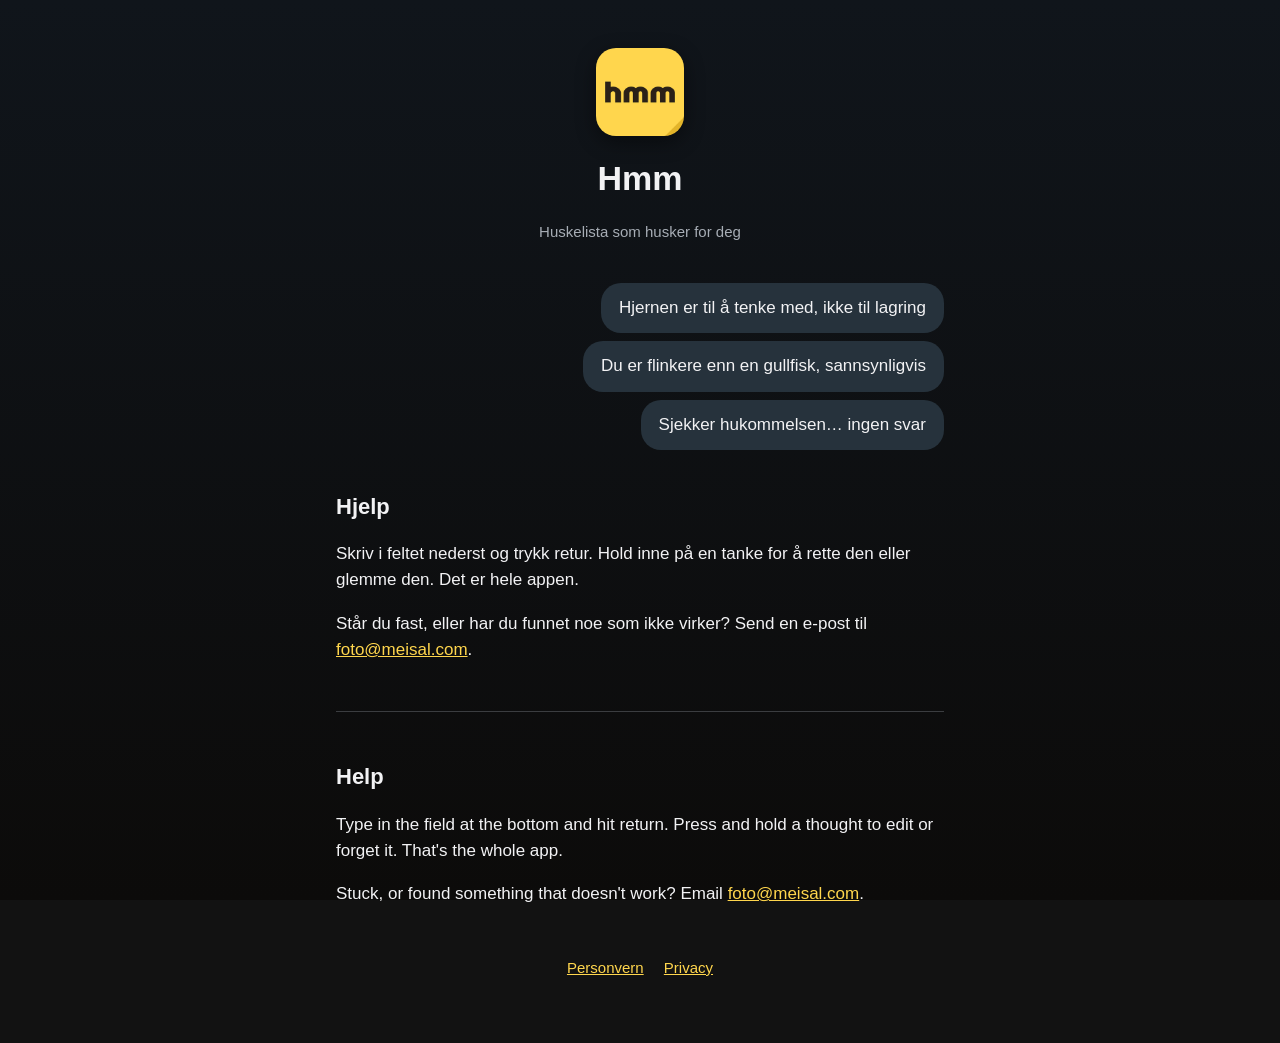
<file: index.html>
<!doctype html>
<html lang="nb">
<head>
<meta charset="utf-8">
<meta name="viewport" content="width=device-width, initial-scale=1">
<title>Hmm</title>
<meta name="description" content="Hmm er en huskeliste. Bare det.">
<link rel="stylesheet" href="style.css">
<link rel="icon" href="favicon.png">
<link rel="apple-touch-icon" href="apple-touch-icon.png">
</head>
<body>
<main>
  <header>
    <img class="ikon" src="ikon.png" alt="" width="88" height="88">
    <h1>Hmm</h1>
    <p class="stille">Huskelista som husker for deg</p>
  </header>

  <div class="boble">Hjernen er til å tenke med, ikke til lagring</div>
  <div class="boble">Du er flinkere enn en gullfisk, sannsynligvis</div>
  <div class="boble">Sjekker hukommelsen… ingen svar</div>

  <h2>Hjelp</h2>
  <p>Skriv i feltet nederst og trykk retur. Hold inne på en tanke for å rette den eller glemme den. Det er hele appen.</p>
  <p>Står du fast, eller har du funnet noe som ikke virker? Send en e-post til <a href="mailto:foto@meisal.com">foto@meisal.com</a>.</p>

  <hr>

  <div lang="en">
    <h2>Help</h2>
    <p>Type in the field at the bottom and hit return. Press and hold a thought to edit or forget it. That's the whole app.</p>
    <p>Stuck, or found something that doesn't work? Email <a href="mailto:foto@meisal.com">foto@meisal.com</a>.</p>
  </div>

  <nav>
    <a href="personvern.html">Personvern</a>
    <a href="personvern.html#privacy">Privacy</a>
  </nav>
</main>
</body>
</html>
</file>
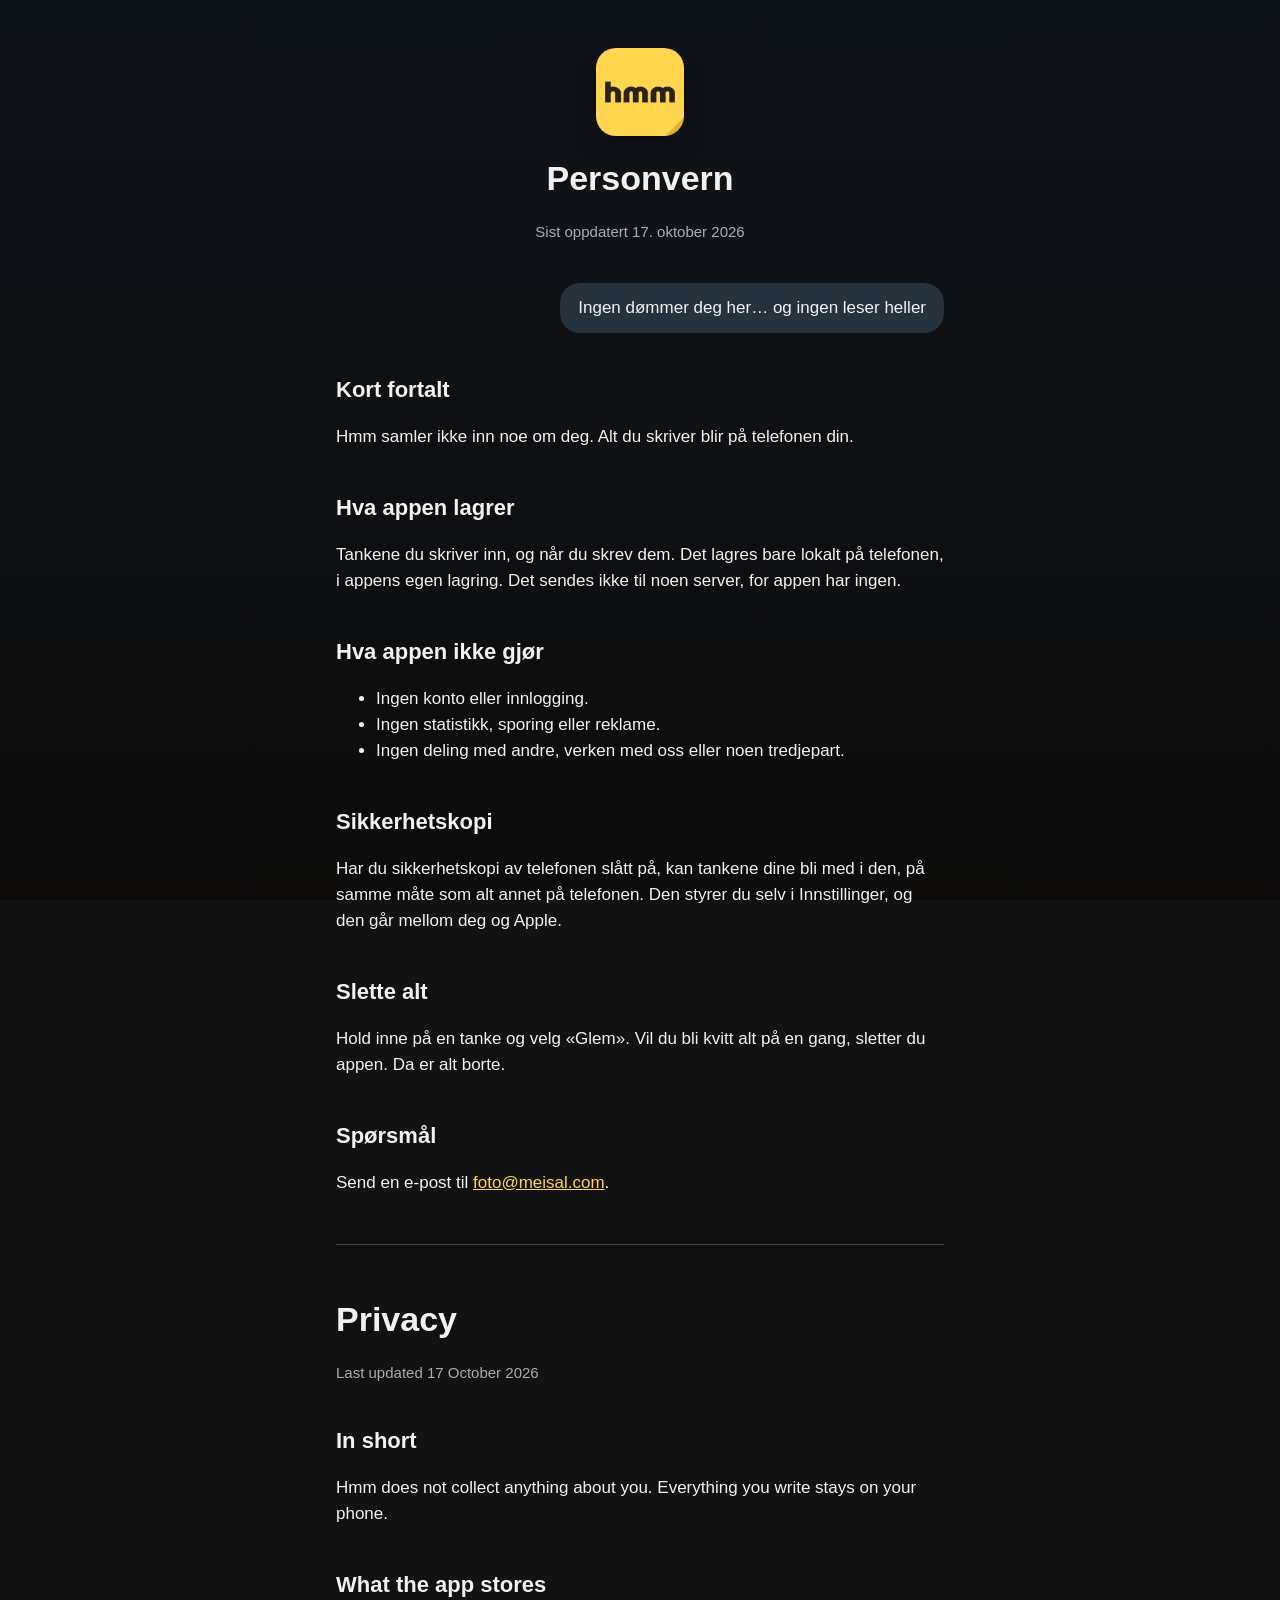
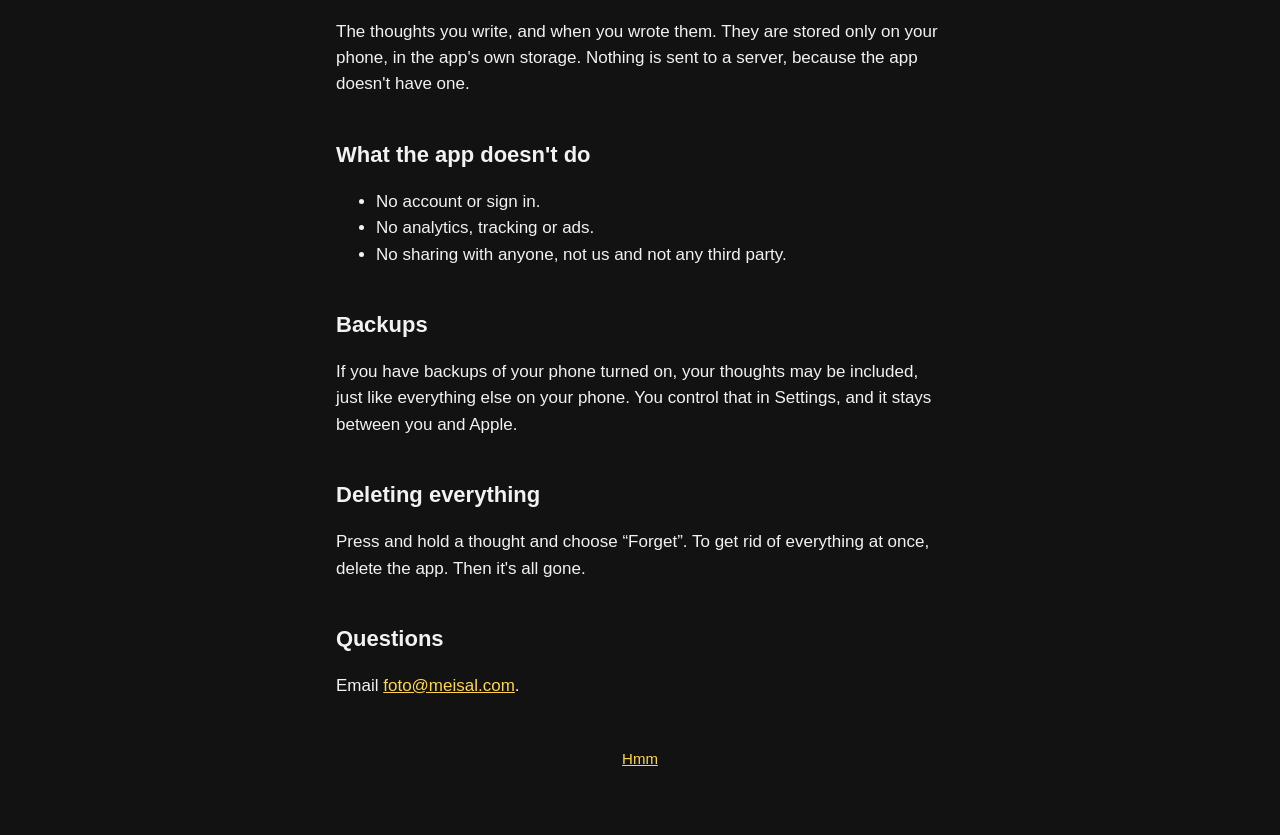
<file: personvern.html>
<!doctype html>
<html lang="nb">
<head>
<meta charset="utf-8">
<meta name="viewport" content="width=device-width, initial-scale=1">
<title>Hmm: personvern</title>
<meta name="description" content="Hmm samler ikke inn noe. Alt du skriver blir på telefonen.">
<link rel="stylesheet" href="style.css">
<link rel="icon" href="favicon.png">
<link rel="apple-touch-icon" href="apple-touch-icon.png">
</head>
<body>
<main>
  <header>
    <img class="ikon" src="ikon.png" alt="" width="88" height="88">
    <h1>Personvern</h1>
    <p class="stille">Sist oppdatert 17. oktober 2026</p>
  </header>

  <div class="boble">Ingen dømmer deg her… og ingen leser heller</div>

  <h2>Kort fortalt</h2>
  <p>Hmm samler ikke inn noe om deg. Alt du skriver blir på telefonen din.</p>

  <h2>Hva appen lagrer</h2>
  <p>Tankene du skriver inn, og når du skrev dem. Det lagres bare lokalt på telefonen, i appens egen lagring. Det sendes ikke til noen server, for appen har ingen.</p>

  <h2>Hva appen ikke gjør</h2>
  <ul>
    <li>Ingen konto eller innlogging.</li>
    <li>Ingen statistikk, sporing eller reklame.</li>
    <li>Ingen deling med andre, verken med oss eller noen tredjepart.</li>
  </ul>

  <h2>Sikkerhetskopi</h2>
  <p>Har du sikkerhetskopi av telefonen slått på, kan tankene dine bli med i den, på samme måte som alt annet på telefonen. Den styrer du selv i Innstillinger, og den går mellom deg og Apple.</p>

  <h2>Slette alt</h2>
  <p>Hold inne på en tanke og velg «Glem». Vil du bli kvitt alt på en gang, sletter du appen. Da er alt borte.</p>

  <h2>Spørsmål</h2>
  <p>Send en e-post til <a href="mailto:foto@meisal.com">foto@meisal.com</a>.</p>

  <hr>

  <div lang="en" id="privacy">
    <h1>Privacy</h1>
    <p class="stille">Last updated 17 October 2026</p>

    <h2>In short</h2>
    <p>Hmm does not collect anything about you. Everything you write stays on your phone.</p>

    <h2>What the app stores</h2>
    <p>The thoughts you write, and when you wrote them. They are stored only on your phone, in the app's own storage. Nothing is sent to a server, because the app doesn't have one.</p>

    <h2>What the app doesn't do</h2>
    <ul>
      <li>No account or sign in.</li>
      <li>No analytics, tracking or ads.</li>
      <li>No sharing with anyone, not us and not any third party.</li>
    </ul>

    <h2>Backups</h2>
    <p>If you have backups of your phone turned on, your thoughts may be included, just like everything else on your phone. You control that in Settings, and it stays between you and Apple.</p>

    <h2>Deleting everything</h2>
    <p>Press and hold a thought and choose “Forget”. To get rid of everything at once, delete the app. Then it's all gone.</p>

    <h2>Questions</h2>
    <p>Email <a href="mailto:foto@meisal.com">foto@meisal.com</a>.</p>
  </div>

  <nav><a href="index.html">Hmm</a></nav>
</main>
</body>
</html>
</file>
<file: style.css>
:root {
  --bg-top: #10151b;
  --bg-bottom: #0c0b0a;
  --text: #f2f2f4;
  --muted: #a7adb5;
  --bubble: #26323c;
  --yellow: #ffd64d;
}
* { box-sizing: border-box; }
html { color-scheme: dark; }
body {
  margin: 0;
  min-height: 100vh;
  background: linear-gradient(var(--bg-top), var(--bg-bottom)) fixed;
  color: var(--text);
  font: 17px/1.55 -apple-system, BlinkMacSystemFont, "Helvetica Neue", sans-serif;
}
main { max-width: 640px; margin: 0 auto; padding: 48px 16px 64px; }
header { text-align: center; margin-bottom: 40px; }
header .ikon { display: block; margin: 0 auto 16px; border-radius: 20px; box-shadow: 0 6px 20px rgba(0, 0, 0, 0.45); }
h1 { font-size: 34px; margin: 8px 0 4px; }
h2 { font-size: 22px; margin: 40px 0 8px; }
p, li { color: var(--text); }
.stille { color: var(--muted); font-size: 15px; }
.boble {
  background: var(--bubble);
  border-radius: 20px;
  padding: 12px 18px;
  margin: 8px 0 8px auto;
  width: fit-content;
  max-width: 85%;
}
a { color: var(--yellow); }
nav { text-align: center; margin-top: 48px; font-size: 15px; }
nav a { margin: 0 8px; }
hr { border: 0; border-top: 1px solid rgba(167, 173, 181, 0.3); margin: 48px 0; }
</file>
